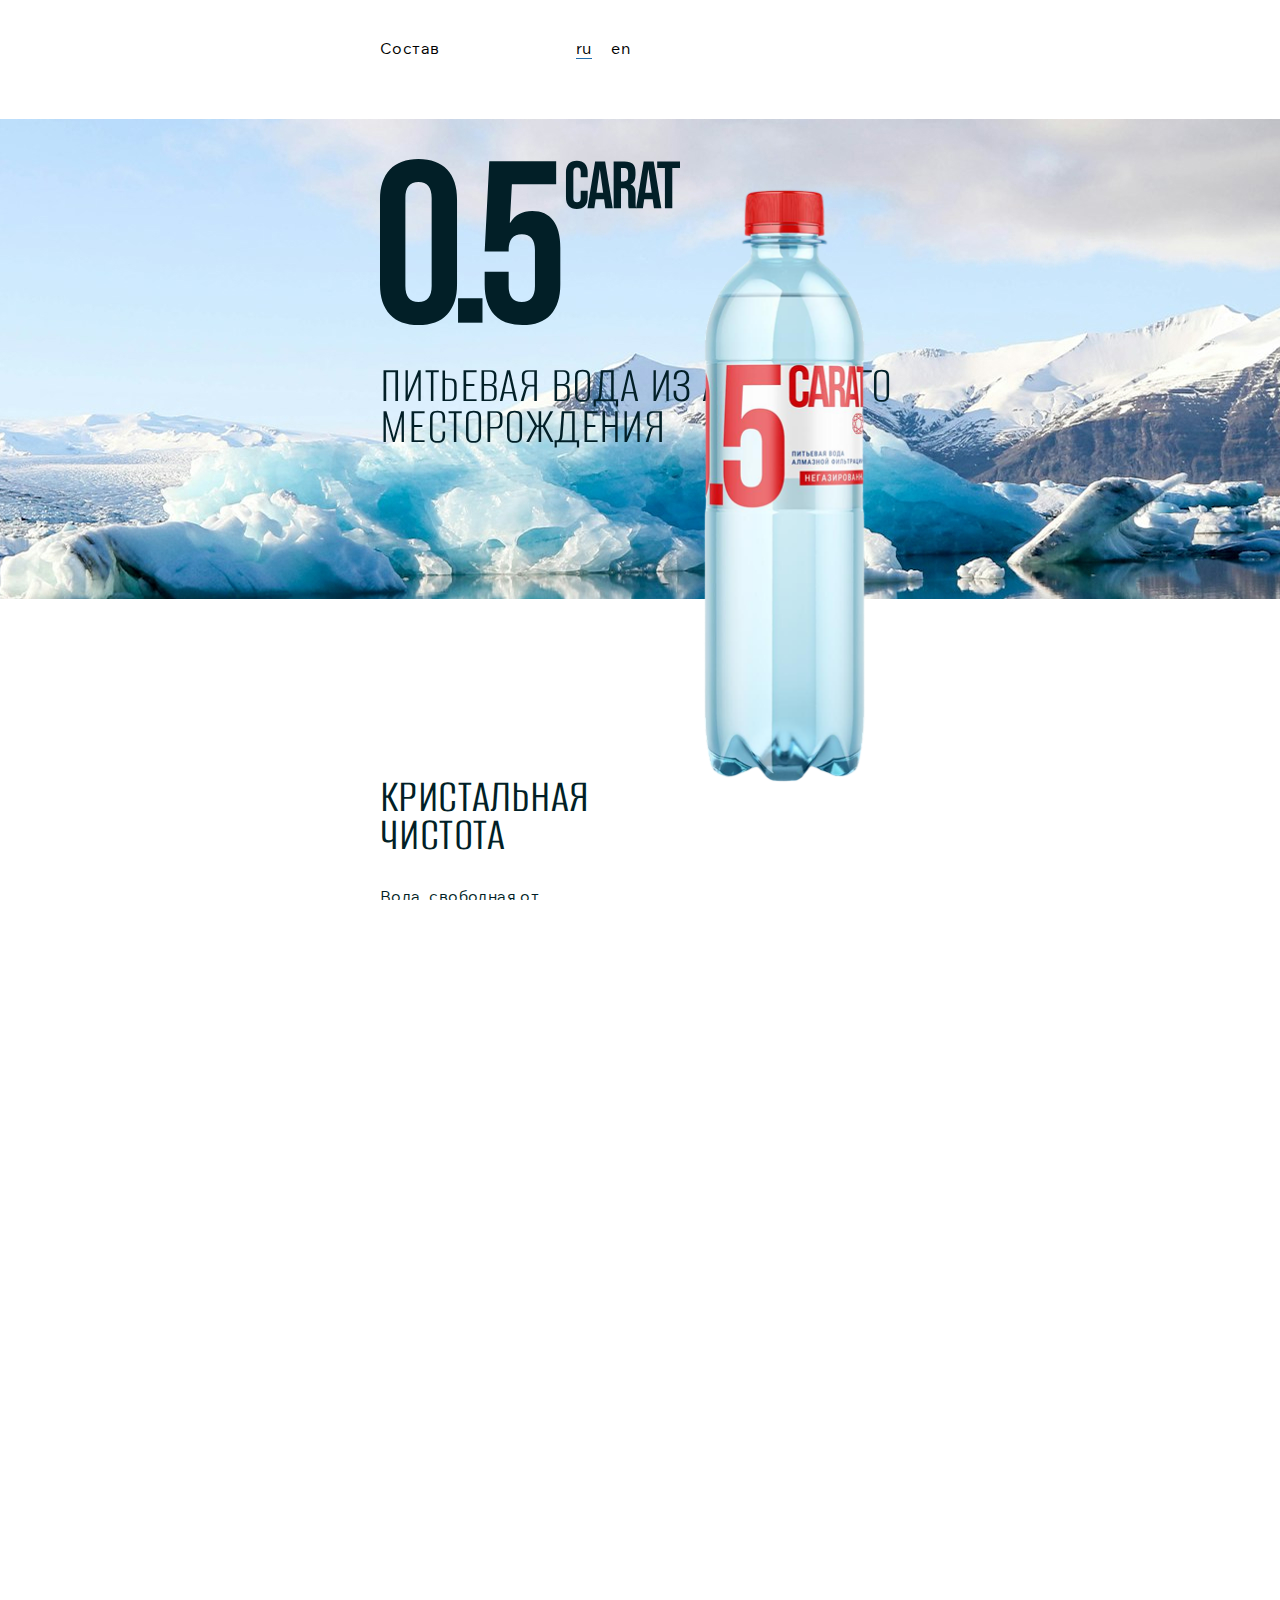
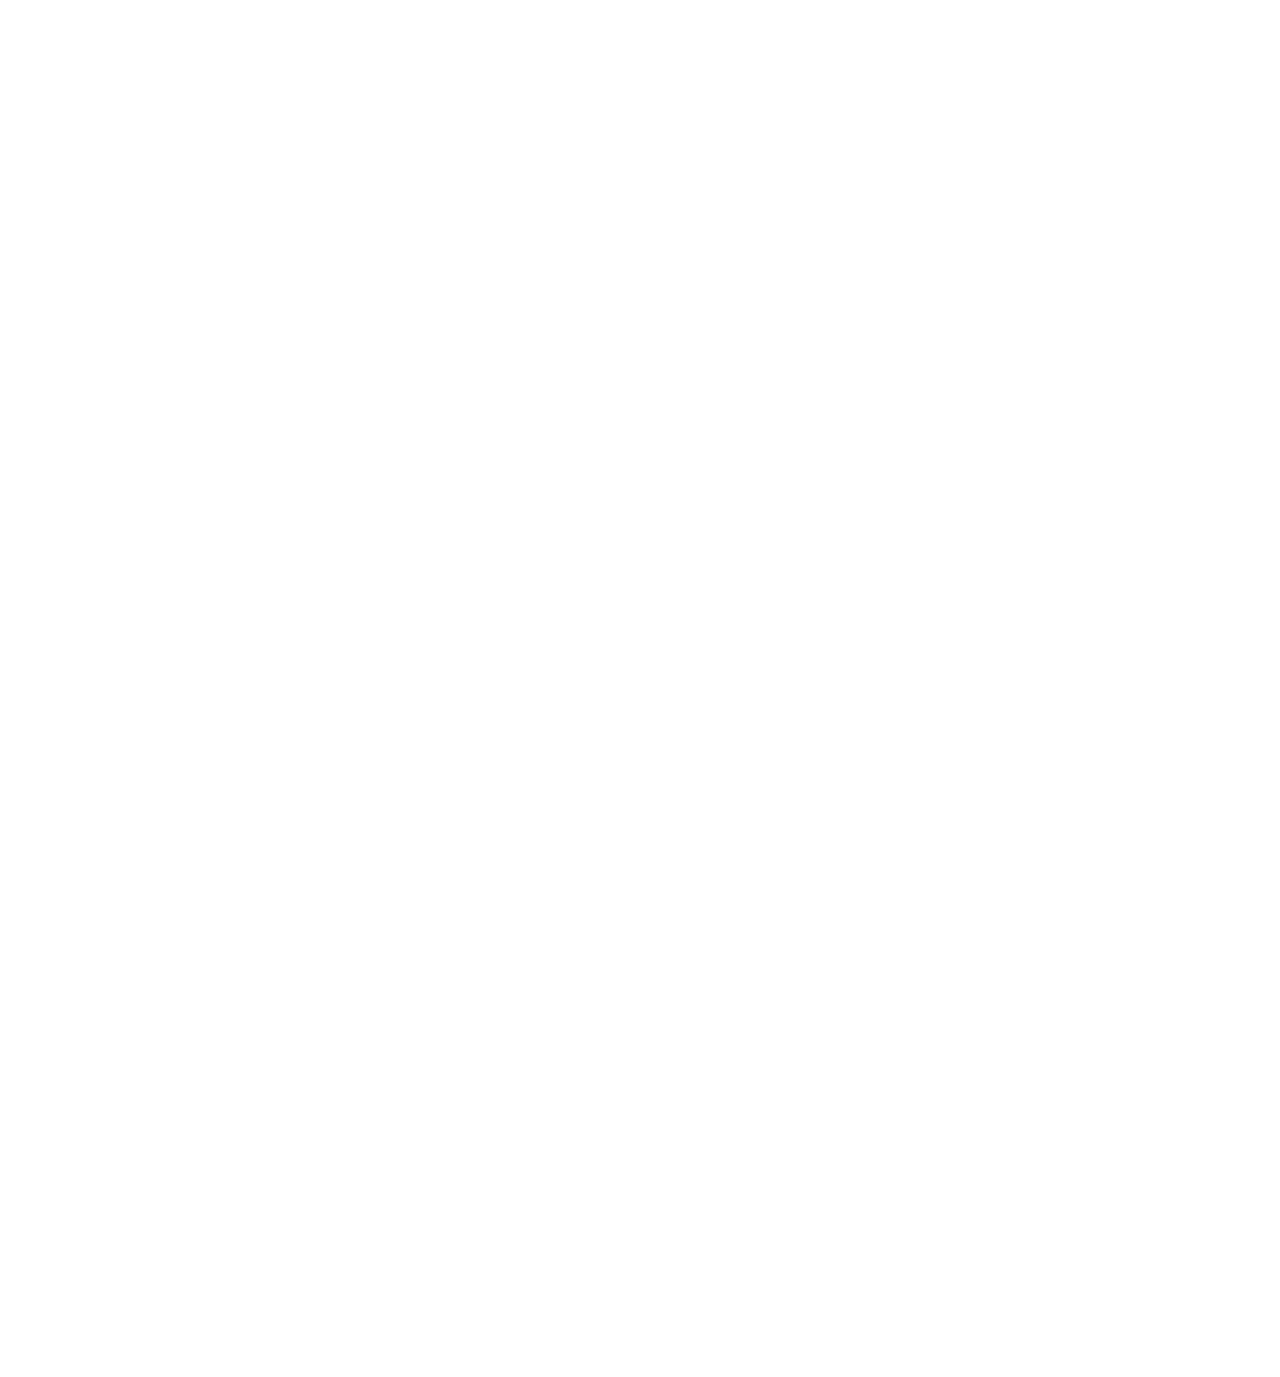
<file: index.html>
<!doctype html>
<html lang="ru">
  <head>
    <meta charset="UTF-8" />
    <meta name="viewport" content="width=device-width, initial-scale=1.0">
    <link rel="stylesheet" href="style.css">
    <title>0.5 CARAT</title>
  </head>
  <body>
    <div class="wrapper">

			<header class="header">
				<nav class="nav">
					<a href="#" class="nav__link">Состав</a>
					<div class="language-selector">
						<a href="#1" class="language-selector__language current">ru</a>
						<a href="./index-en.html" class="language-selector__language">en</a>
					</div>
				</nav>
			</header>

			<main class="main">

				<div class="intro">
					<img src="pictures/Vector.svg" alt="0.5 CARAT" class="intro__logo">
					<h2 class="intro__text">Питьевая вода из алмазного месторождения</h2>
					<img src="pictures/photo_2025-04-10_08-40-46 3.png" alt="Bottle of water" class="intro__img">
				</div>

				<div class="about">
					<div class="about__wrapper">
						<h3 class="about__heading">Кристальная чистота</h3>
						<p class="about__text">Вода, свободная от промышленных примесей, городских загрязнений и вредных химических добавок</p>
						<h3 class="about__heading">Природное совершенство</h3>
						<p class="about__text">Эксклюзивный источник артезианской воды, рожденный в уникальном геологическом районе рядом с алмазными кимберлитовыми трубками</p>
						<h3 class="about__heading">Безупречная технология очистки</h3>
						<p class="about__text">Многоступенчатая система фильтрации доводит состав воды до идеального баланса, обеспечивая безопасность, пользу и соответствие самым строгим стандартам качества</p>
					</div>
					<img src="pictures/Group 1.png" alt="pictures" class="about__image">
				</div>

				<div class="composition">
					<div class="composition__wrapper">
						<div class="composition__block">
							<h2 class="composition__heading" id = "1">Химический<br>состав</h2>
							<h3 class="composition__subheading">Минеральный баланс — <span>Ваш секрет</span> идеального дня</h3>
						</div>
						<div class="composition__block">
							<div class="composition__item">
								<p class="composition__item__name">Кальций</p>
								<p class="composition__item__data">58 мг/л</p>
							</div>
							<div class="composition__item">
								<p class="composition__item__name">Магний</p>
								<p class="composition__item__data">17 мг/л</p>
							</div>
							<div class="composition__item">
								<p class="composition__item__name">Натрий</p>
								<p class="composition__item__data">7 мг/л</p>
							</div>
							<div class="composition__item">
								<p class="composition__item__name">Сульфаты</p>
								<p class="composition__item__data">12 мг/л</p>
							</div>
							<p class="composition__subtext">Общая минерализация — 285мг/л</p>
						</div>
					</div>
					<p class="composition__text">Рожденная в огне, очищена алмазами</p>
				</div>

			</main>

			<footer class="footer">
				<nav class="nav">
					<a href="#1" class="nav__link">Состав</a>
					<div class="language-selector">
						<a href="#" class="language-selector__language current">ru</a>
						<a href="./index-en.html" class="language-selector__language">en</a>
					</div>
				</nav>
				<img src="pictures/Vector.svg" alt="0.5 CARAT" class="footer__logo">
			</footer>

		</div>
  </body>
</html>
</file>
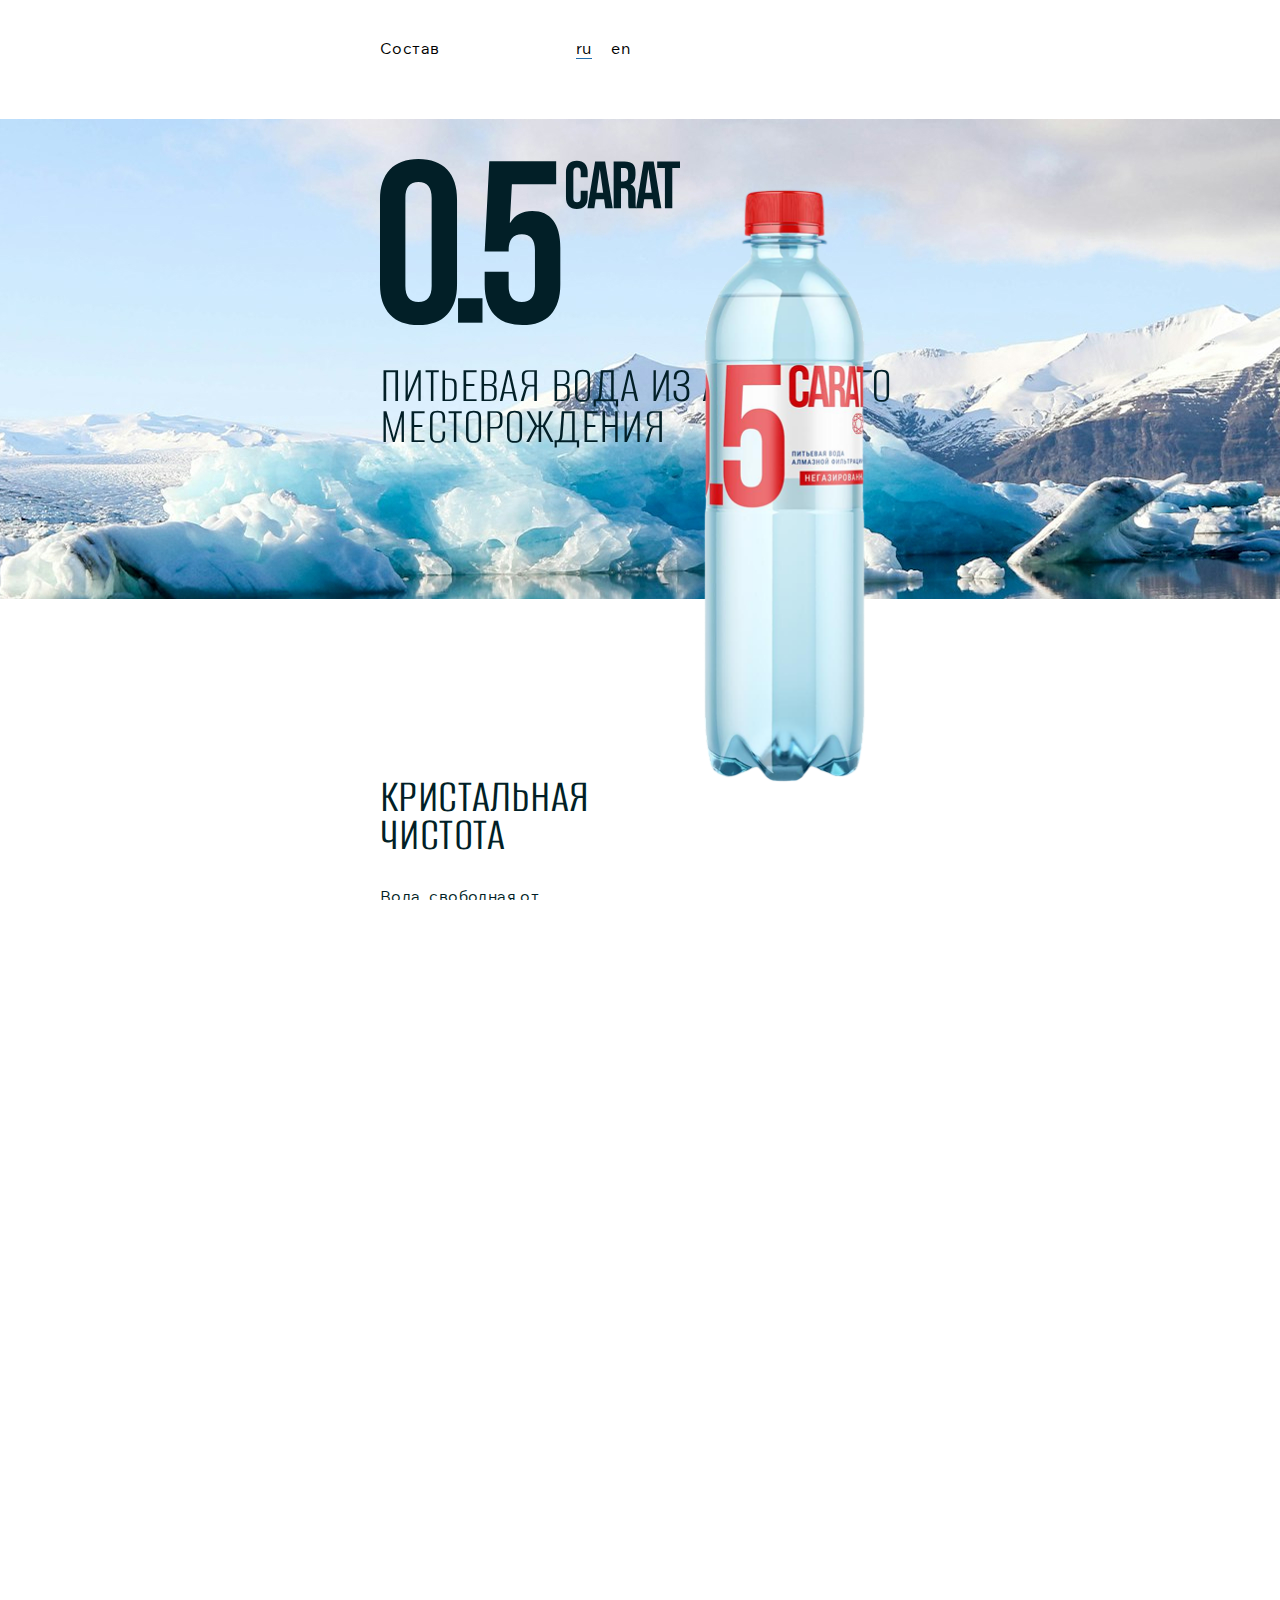
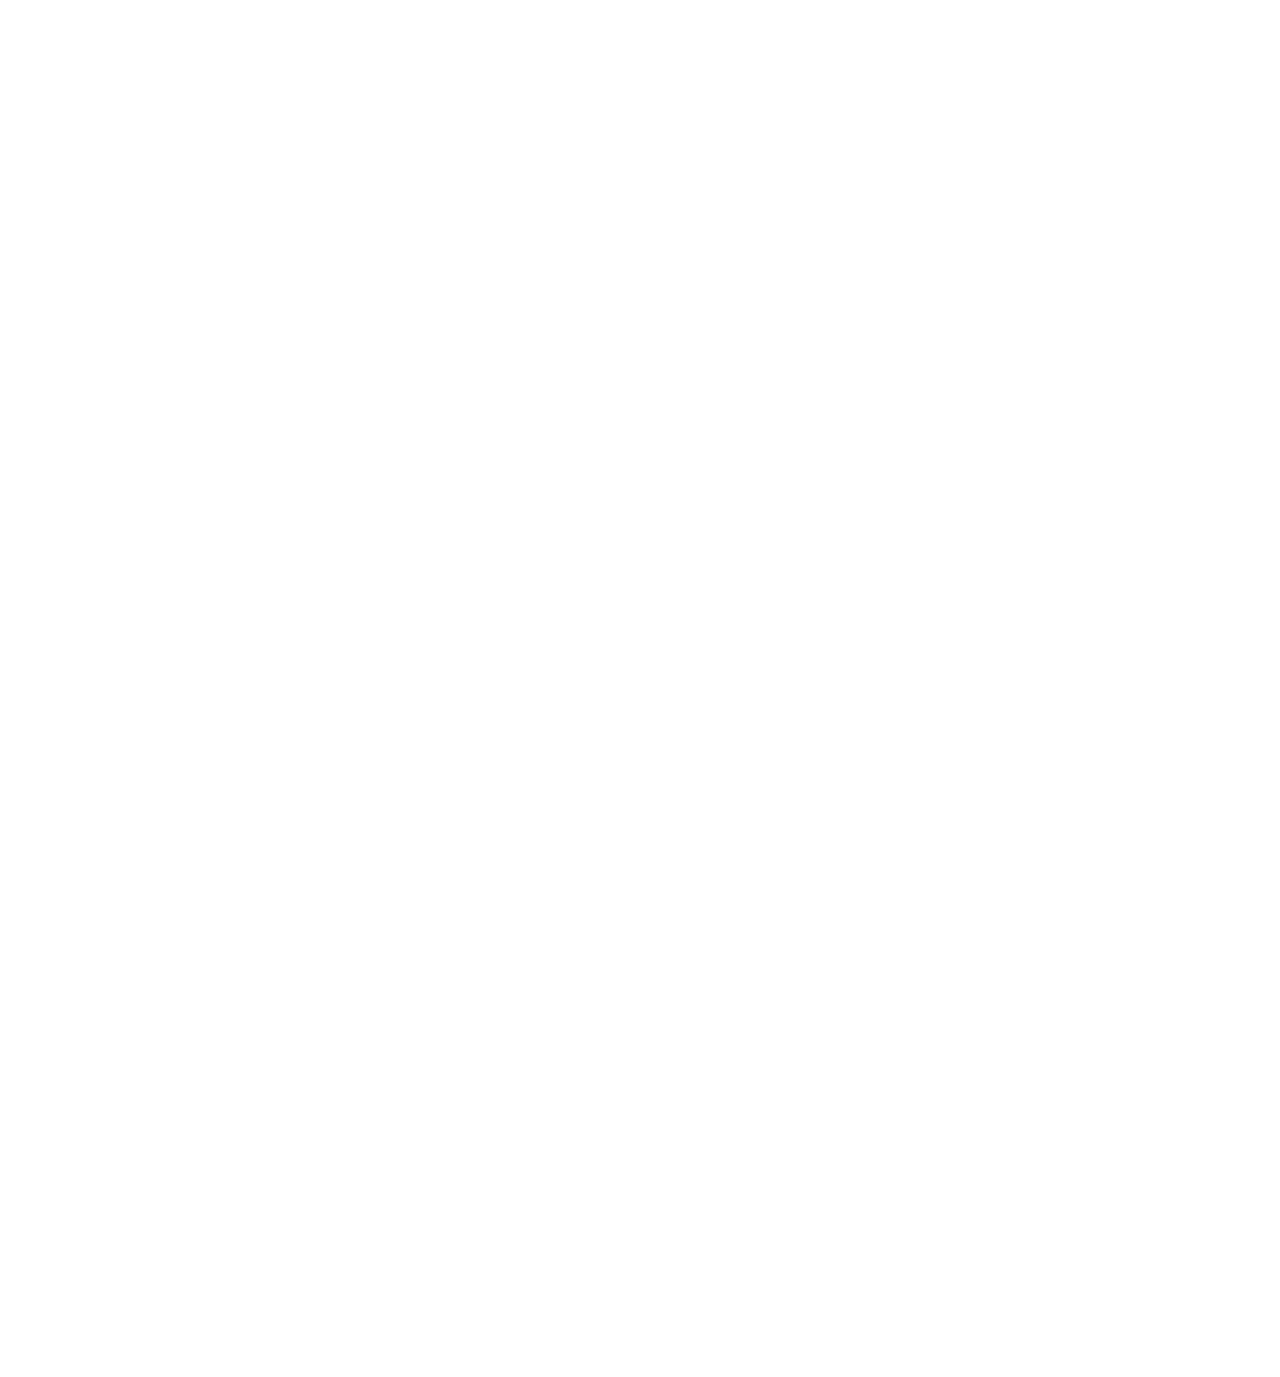
<file: 0.5carat/index.html>
<!doctype html>
<html lang="ru">
  <head>
    <meta charset="UTF-8" />
    <meta name="viewport" content="width=device-width, initial-scale=1.0">
    <link rel="stylesheet" href="style.css">
    <title>0.5 CARAT</title>
  </head>
  <body>
    <div class="wrapper">

			<header class="header">
				<nav class="nav">
					<a href="#" class="nav__link">Состав</a>
					<div class="language-selector">
						<a href="#" class="language-selector__language current">ru</a>
						<a href="./index-en.html" class="language-selector__language">en</a>
					</div>
				</nav>
			</header>

			<main class="main">

				<div class="intro">
					<img src="pictures/Vector.svg" alt="0.5 CARAT" class="intro__logo">
					<h2 class="intro__text">Питьевая вода из алмазного месторождения</h2>
					<img src="pictures/photo_2025-04-10_08-40-46 3.png" alt="Bottle of water" class="intro__img">
				</div>

				<div class="about">
					<div class="about__wrapper">
						<h3 class="about__heading">Кристальная чистота</h3>
						<p class="about__text">Вода, свободная от промышленных примесей, городских загрязнений и вредных химических добавок</p>
						<h3 class="about__heading">Природное совершенство</h3>
						<p class="about__text">Эксклюзивный источник артезианской воды, рожденный в уникальном геологическом районе рядом с алмазными кимберлитовыми трубками</p>
						<h3 class="about__heading">Безупречная технология очистки</h3>
						<p class="about__text">Многоступенчатая система фильтрации доводит состав воды до идеального баланса, обеспечивая безопасность, пользу и соответствие самым строгим стандартам качества</p>
					</div>
					<img src="pictures/Group 1.png" alt="pictures" class="about__image">
				</div>

				<div class="composition">
					<div class="composition__wrapper">
						<div class="composition__block">
							<h2 class="composition__heading">Химический<br>состав</h2>
							<h3 class="composition__subheading">Минеральный баланс — <span>Ваш секрет</span> идеального дня</h3>
						</div>
						<div class="composition__block">
							<div class="composition__item">
								<p class="composition__item__name">Кальций</p>
								<p class="composition__item__data">58 мг/л</p>
							</div>
							<div class="composition__item">
								<p class="composition__item__name">Магний</p>
								<p class="composition__item__data">17 мг/л</p>
							</div>
							<div class="composition__item">
								<p class="composition__item__name">Натрий</p>
								<p class="composition__item__data">7 мг/л</p>
							</div>
							<div class="composition__item">
								<p class="composition__item__name">Сульфаты</p>
								<p class="composition__item__data">12 мг/л</p>
							</div>
							<p class="composition__subtext">Общая минерализация — 285мг/л</p>
						</div>
					</div>
					<p class="composition__text">Рожденная в огне, очищена алмазами</p>
				</div>

			</main>

			<footer class="footer">
				<nav class="nav">
					<a href="#" class="nav__link">Состав</a>
					<div class="language-selector">
						<a href="#" class="language-selector__language current">ru</a>
						<a href="./index-en.html" class="language-selector__language">en</a>
					</div>
				</nav>
				<img src="pictures/Vector.svg" alt="0.5 CARAT" class="footer__logo">
			</footer>

		</div>
  </body>
</html>
</file>
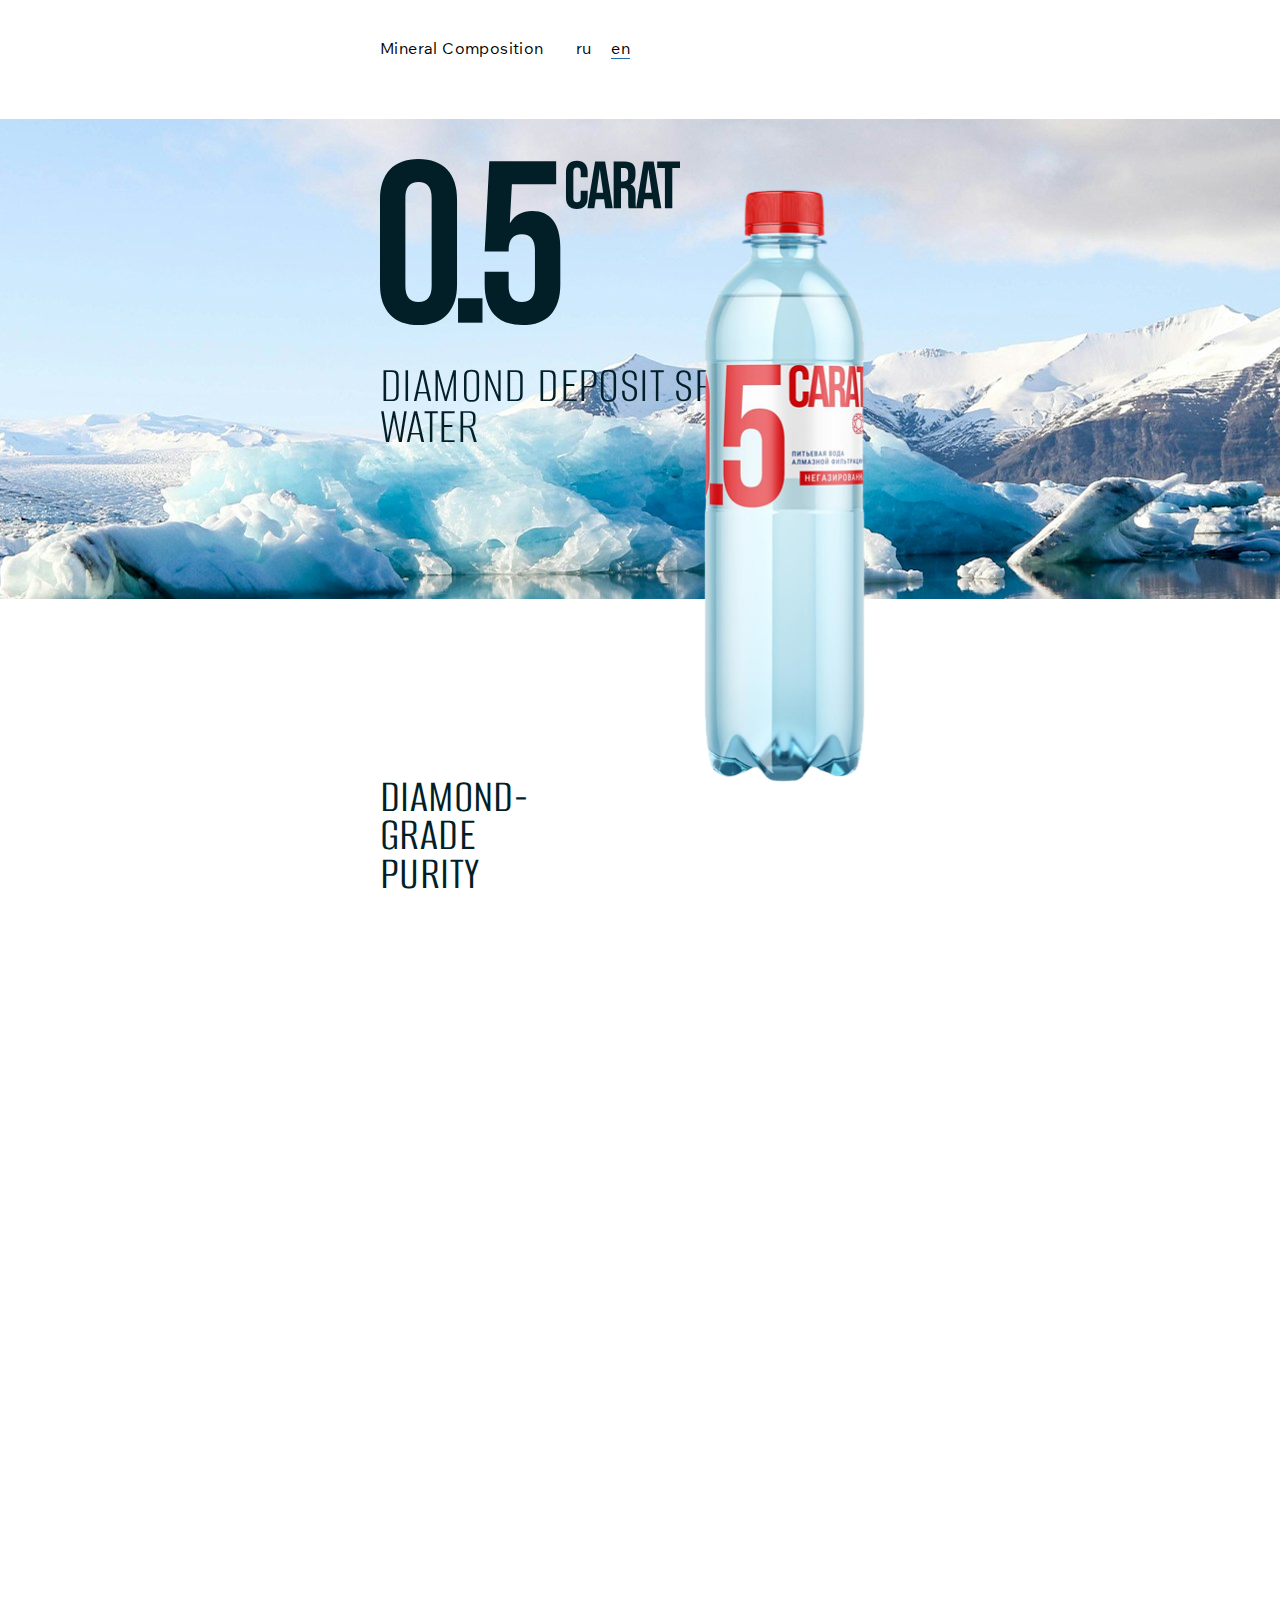
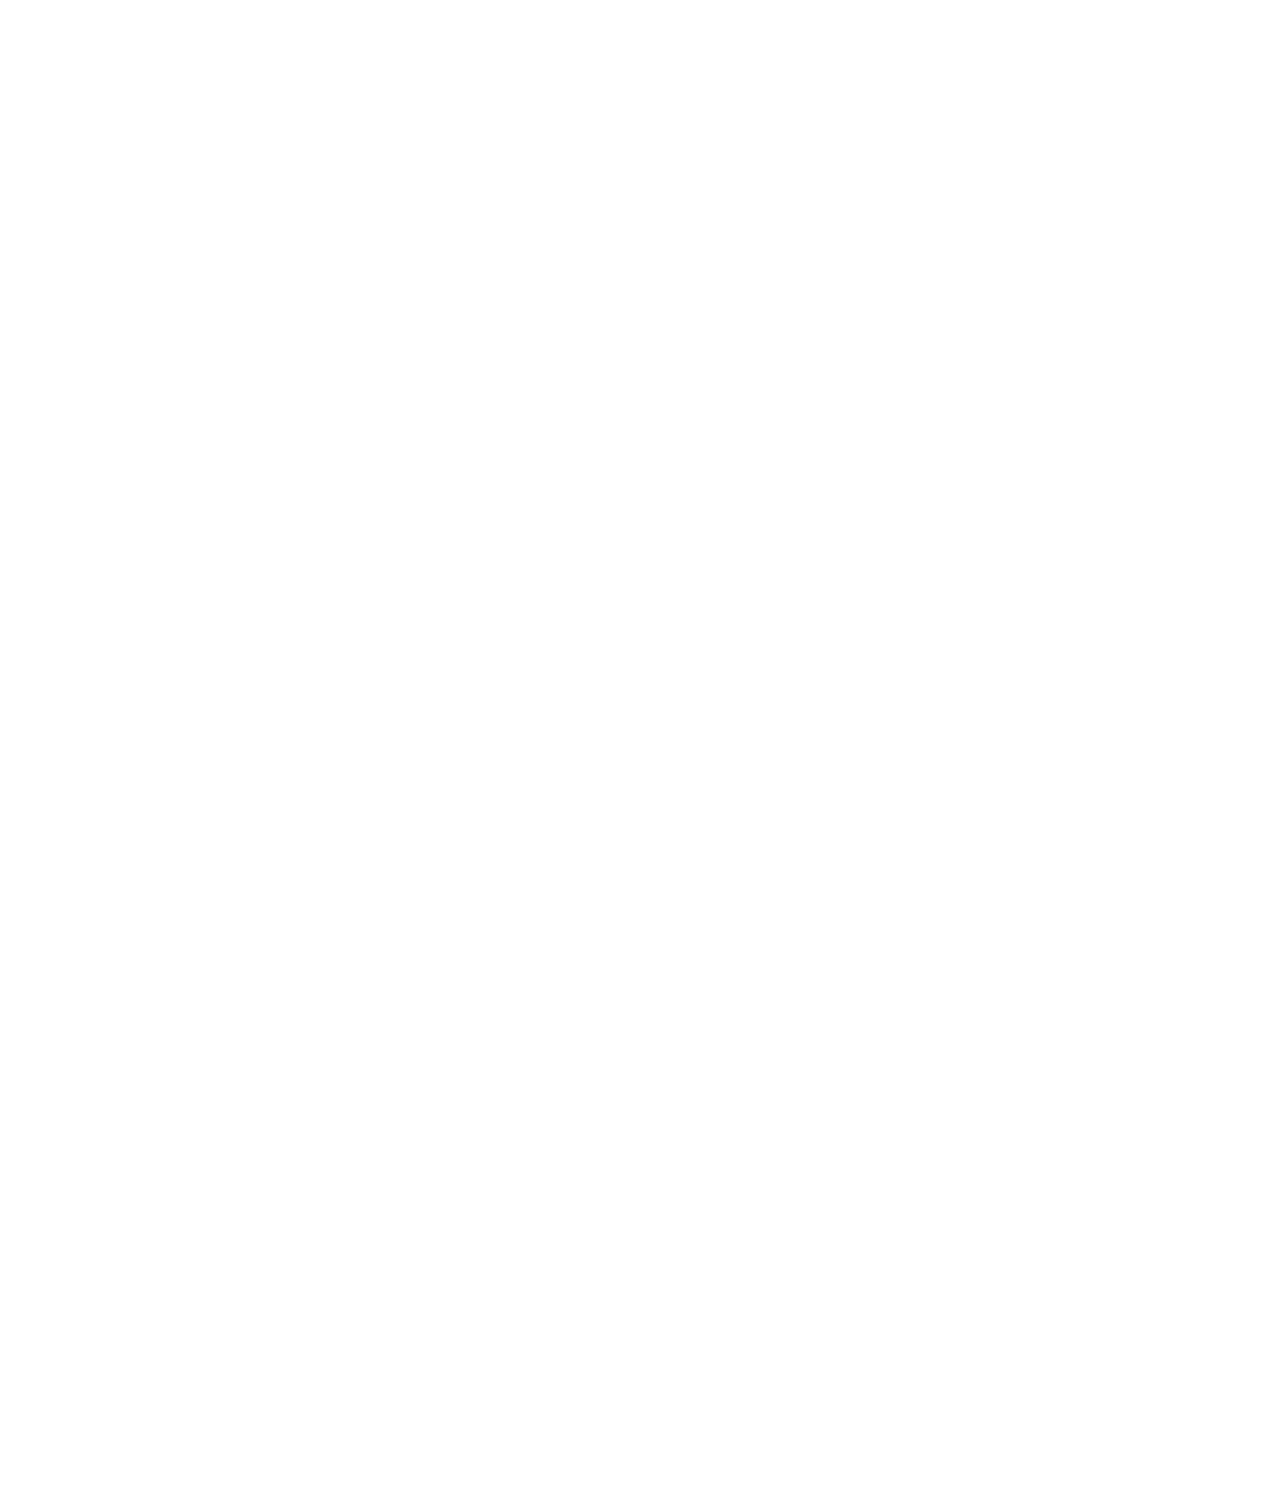
<file: index-en.html>
<!doctype html>
<html lang="en">
  <head>
    <meta charset="UTF-8" />
    <meta name="viewport" content="width=device-width, initial-scale=1.0">
    <link rel="stylesheet" href="style.css">
    <title>0.5 CARAT</title>
  </head>
  <body>
    <div class="wrapper">

			<header class="header">
				<nav class="nav">
					<a href="#1" class="nav__link">Mineral Composition</a>
					<div class="language-selector">
						<a href="./index.html" class="language-selector__language">ru</a>
						<a href="#" class="language-selector__language current ">en</a>
					</div>
				</nav>
			</header>

			<main class="main">

				<div class="intro">
					<img src="pictures/Vector.svg" alt="0.5 CARAT" class="intro__logo">
					<h2 class="intro__text">Diamond Deposit Spring Water</h2>
					<img src="pictures/photo_2025-04-10_08-40-46 3.png" alt="Bottle of water" class="intro__img">
				</div>

				<div class="about">
					<div class="about__wrapper">
						<h3 class="about__heading">Diamond-Grade Purity</h3>
						<p class="about__text">Free from industrial pollutants, urban contaminants, and synthetic additives</p>
                        <h3 class="about__heading">Nature’s Perfect Equilibrium</h3>
						<p class="about__text">An exclusive artesian source, naturally filtered through diamond-bearing kimberlite formations</p>
						<h3 class="about__heading">Flawless Purification Technology</h3>
						<p class="about__text">Our multi-stage filtration system achieves perfect hydrobalance - meeting the world’s strictest safety standards while preserving essential minerals</p>
					</div>
					<img src="pictures/Group 1.png" alt="pictures" class="about__image">
				</div>

				<div class="composition">
					<div class="composition__wrapper">
						<div class="composition__block">
							<h2 class="composition__heading" id = "1">Mineral<br>Composition</h2>
							<h3 class="composition__subheading">Mineral Balance — <br>Your Secret<br>to a Perfect Day </h3>
						</div>
						<div class="composition__block">
							<div class="composition__item">
								<p class="composition__item__name">Calcium</p>
								<p class="composition__item__data">58 mg/L</p>
							</div>
							<div class="composition__item">
								<p class="composition__item__name">Magnesium</p>
								<p class="composition__item__data">17 mg/L</p>
							</div>
							<div class="composition__item">
								<p class="composition__item__name">Sodium</p>
								<p class="composition__item__data">7 mg/L</p>
							</div>
							<div class="composition__item">
								<p class="composition__item__name">Sulfates</p>
								<p class="composition__item__data">12 mg/L</p>
							</div>
							<p class="composition__subtext">Total Dissolved Solids (TDS) — 285 mg/L</p>
						</div>
					</div>
					<p class="composition__text">Forged in Earth’s Fire, Perfected by Diamonds</p>
				</div>

			</main>

			<footer class="footer">
				<nav class="nav">
					<a href="#1" class="nav__link">Mineral Composition</a>
					<div class="language-selector">
						<a href="./index.html" class="language-selector__language">ru</a>
						<a href="#" class="language-selector__language current ">en</a>
					</div>
				</nav>
				<img src="pictures/Vector.svg" alt="0.5 CARAT" class="footer__logo">
			</footer>

		</div>
  </body>
</html>
</file>
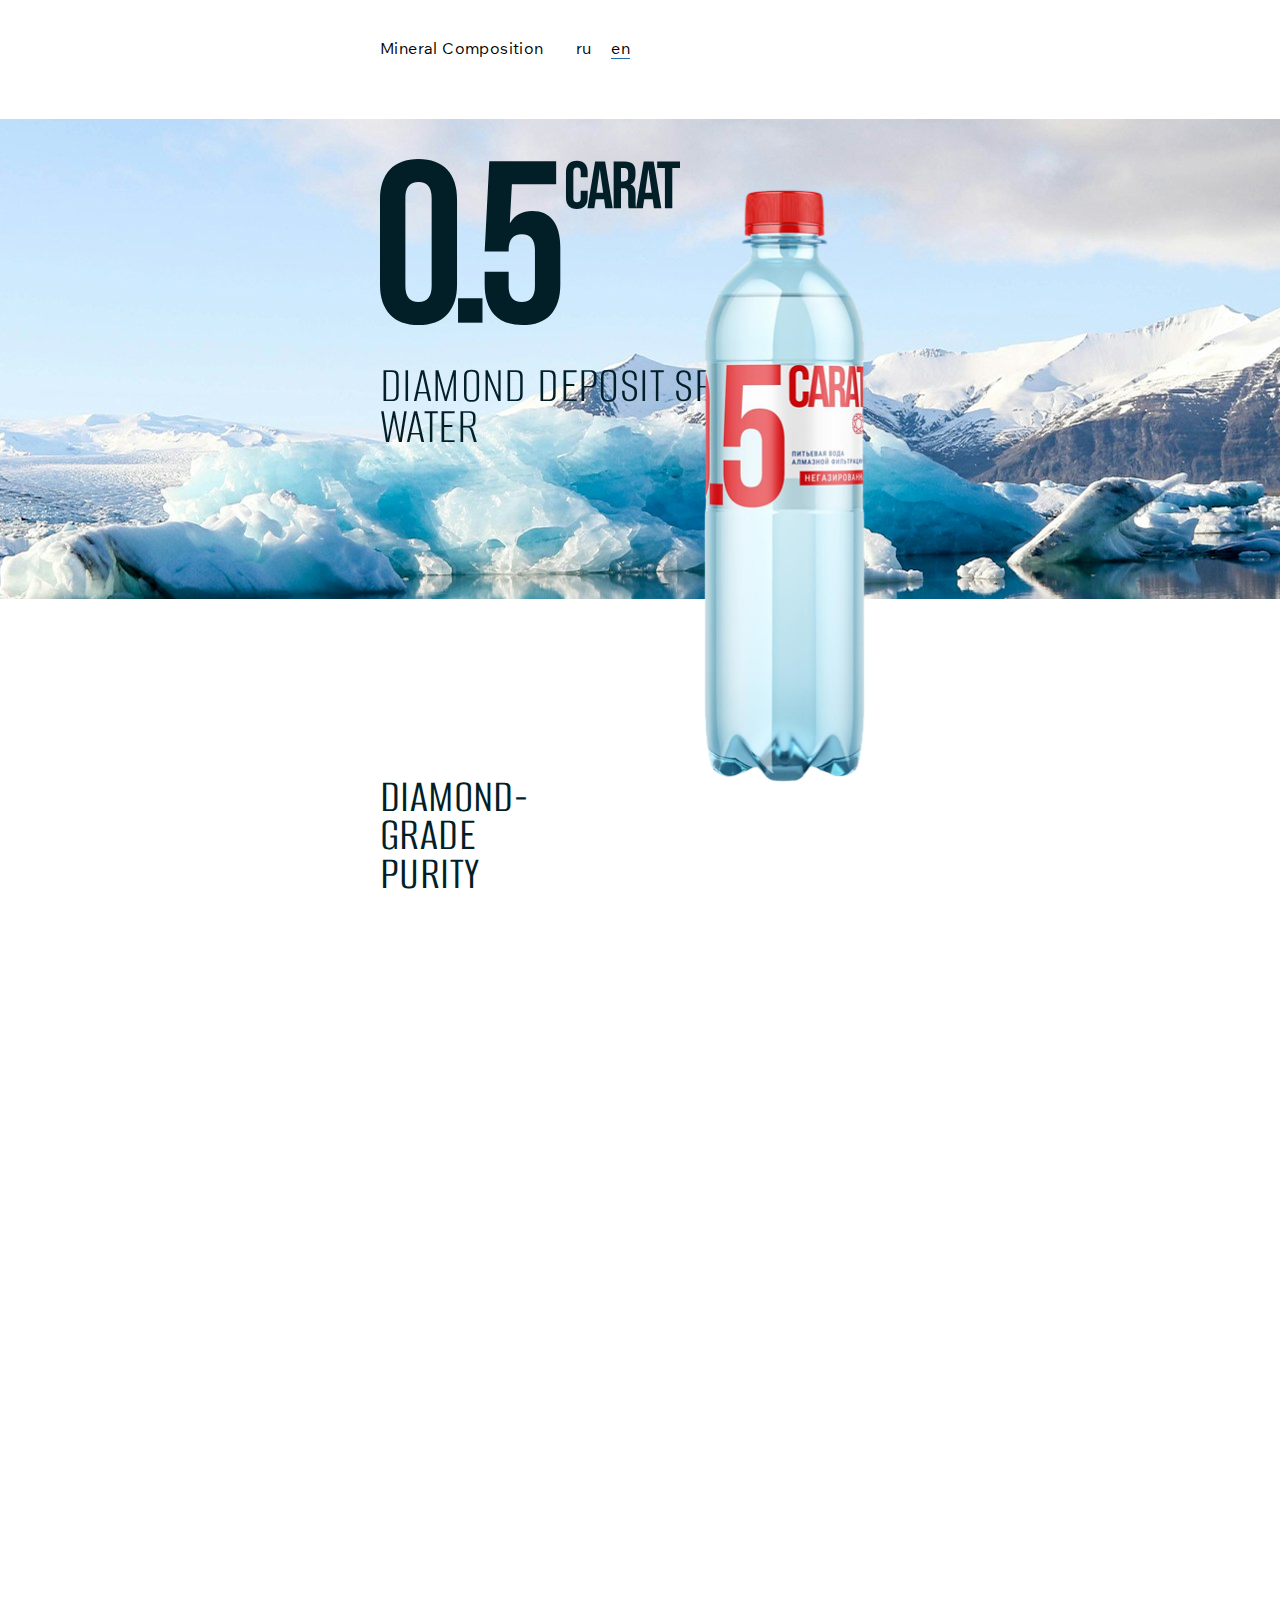
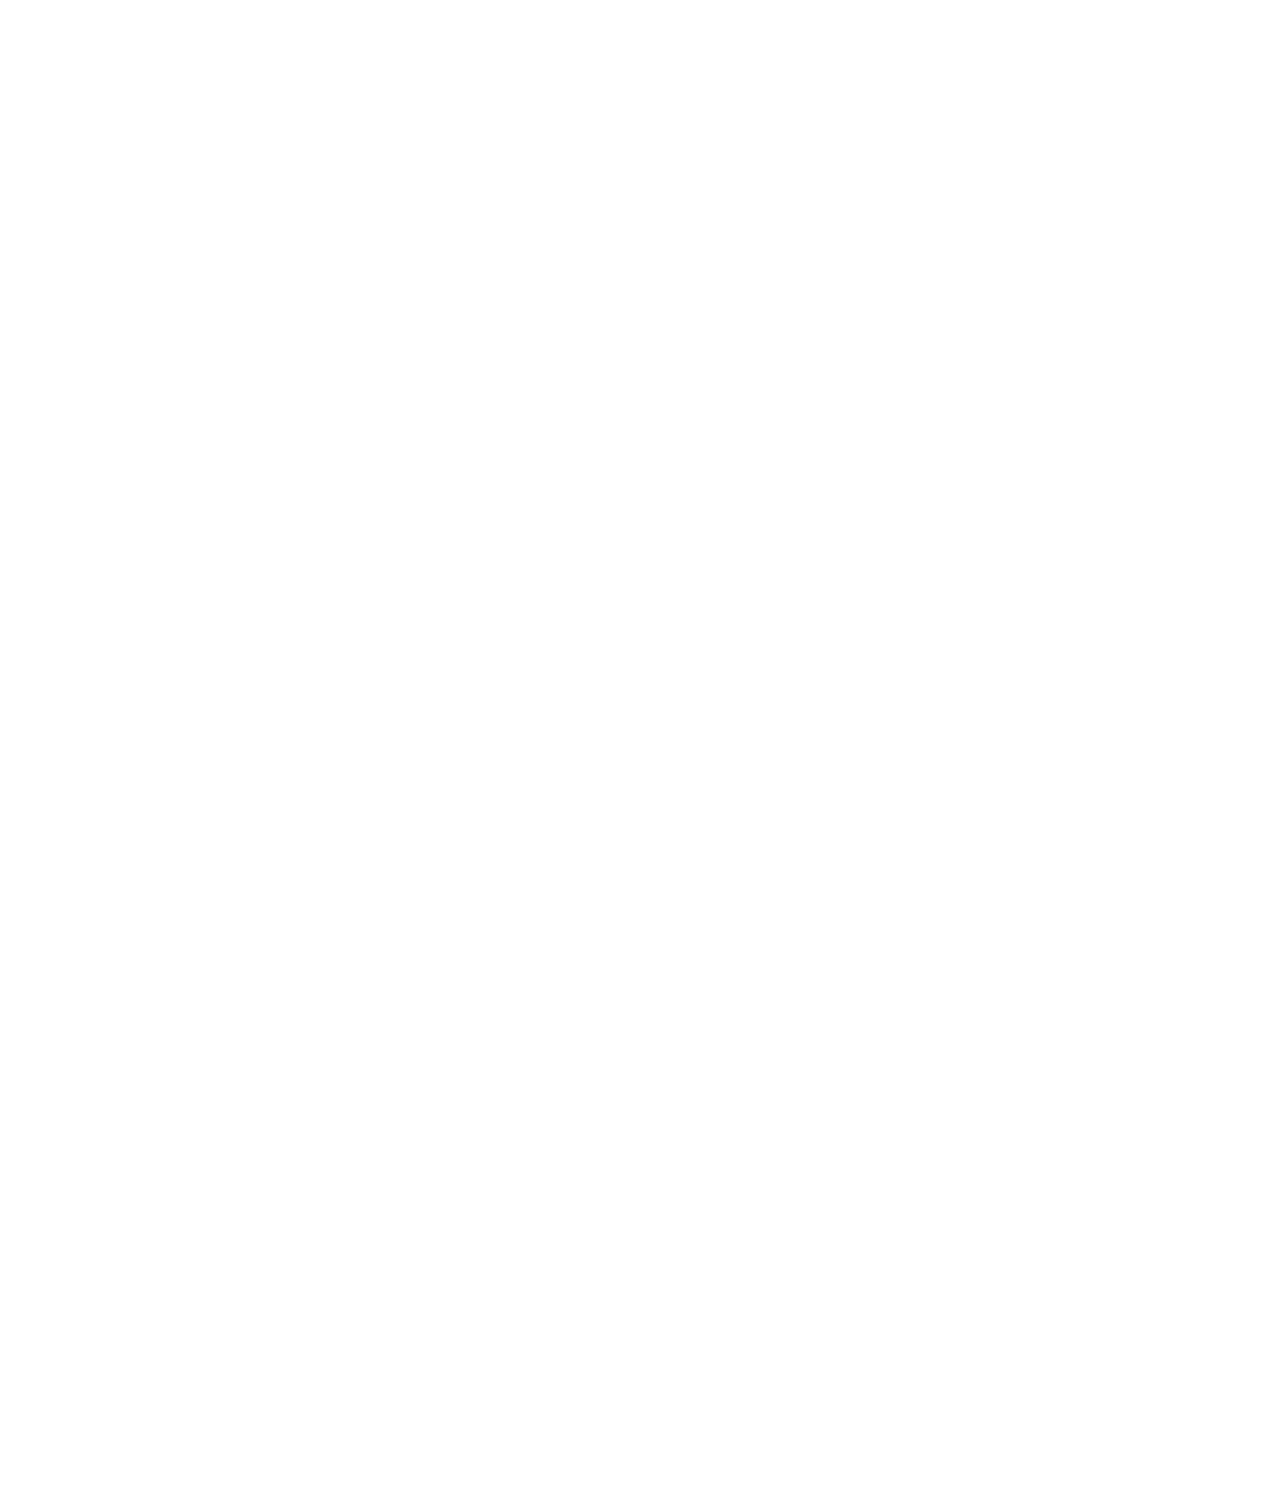
<file: 0.5carat/index-en.html>
<!doctype html>
<html lang="en">
  <head>
    <meta charset="UTF-8" />
    <meta name="viewport" content="width=device-width, initial-scale=1.0">
    <link rel="stylesheet" href="style.css">
    <title>0.5 CARAT</title>
  </head>
  <body>
    <div class="wrapper">

			<header class="header">
				<nav class="nav">
					<a href="#" class="nav__link">Mineral Composition</a>
					<div class="language-selector">
						<a href="./index.html" class="language-selector__language">ru</a>
						<a href="#" class="language-selector__language current ">en</a>
					</div>
				</nav>
			</header>

			<main class="main">

				<div class="intro">
					<img src="pictures/Vector.svg" alt="0.5 CARAT" class="intro__logo">
					<h2 class="intro__text">Diamond Deposit Spring Water</h2>
					<img src="pictures/photo_2025-04-10_08-40-46 3.png" alt="Bottle of water" class="intro__img">
				</div>

				<div class="about">
					<div class="about__wrapper">
						<h3 class="about__heading">Diamond-Grade Purity</h3>
						<p class="about__text">Free from industrial pollutants, urban contaminants, and synthetic additives</p>
                        <h3 class="about__heading">Nature’s Perfect Equilibrium</h3>
						<p class="about__text">An exclusive artesian source, naturally filtered through diamond-bearing kimberlite formations</p>
						<h3 class="about__heading">Flawless Purification Technology</h3>
						<p class="about__text">Our multi-stage filtration system achieves perfect hydrobalance - meeting the world’s strictest safety standards while preserving essential minerals</p>
					</div>
					<img src="pictures/Group 1.png" alt="pictures" class="about__image">
				</div>

				<div class="composition">
					<div class="composition__wrapper">
						<div class="composition__block">
							<h2 class="composition__heading">Mineral<br>Composition</h2>
							<h3 class="composition__subheading">Mineral Balance — <br>Your Secret<br>to a Perfect Day </h3>
						</div>
						<div class="composition__block">
							<div class="composition__item">
								<p class="composition__item__name">Calcium</p>
								<p class="composition__item__data">58 mg/L</p>
							</div>
							<div class="composition__item">
								<p class="composition__item__name">Magnesium</p>
								<p class="composition__item__data">17 mg/L</p>
							</div>
							<div class="composition__item">
								<p class="composition__item__name">Sodium</p>
								<p class="composition__item__data">7 mg/L</p>
							</div>
							<div class="composition__item">
								<p class="composition__item__name">Sulfates</p>
								<p class="composition__item__data">12 mg/L</p>
							</div>
							<p class="composition__subtext">Total Dissolved Solids (TDS) — 285 mg/L</p>
						</div>
					</div>
					<p class="composition__text">Forged in Earth’s Fire, Perfected by Diamonds</p>
				</div>

			</main>

			<footer class="footer">
				<nav class="nav">
					<a href="#" class="nav__link">Mineral Composition</a>
					<div class="language-selector">
						<a href="./index.html" class="language-selector__language">ru</a>
						<a href="#" class="language-selector__language current ">en</a>
					</div>
				</nav>
				<img src="pictures/Vector.svg" alt="0.5 CARAT" class="footer__logo">
			</footer>

		</div>
  </body>
</html>
</file>
<file: style.css>
/* Fonts */
@font-face {
  font-family: 'Wix Madefor Text';
  font-style: normal;
  font-weight: 400;
  src: url("fonts/Wix_Madefor_Text/static/WixMadeforText-Regular.ttf") format('truetype');
}

@font-face {
  font-family: 'Alumni Sans';
  font-style: normal;
  font-weight: 400;
  src: url("fonts/Alumni_Sans/static/AlumniSans-Regular.ttf") format('truetype');
}

@font-face {
  font-family: 'Alumni Sans';
  font-style: normal;
  font-weight: 300;
  src: url("fonts/Alumni_Sans/static/AlumniSans-Light.ttf") format('truetype');
}


/* Сброс изначальных стилей */
* {
	padding: 0;
	margin: 0;
	border: 0;
}

*,
*:before,
*:after {
	box-sizing: border-box;
}

:focus,
:active {
	outline: none;
}

a:focus,
a:active {
	outline: none;
}

a {
	color: black;
	text-decoration: none;
	display: inline-block;
}

nav,
footer,
header,
aside {
	display: block;
}

button {
	cursor: pointer;
}

img {
	display: block;
}

li {
	list-style-type: none;
}

button, input {
	background: initial;
	font-family: 'Montserrat', sans-serif;
	border: 0px;
	font-size: 16px;
}

html,
body {
	letter-spacing: 0.4px;
	font-family: 'Wix Madefor Text', sans-serif;
	height: 100%;
	width: 100%;
	line-height: 1.4;
	font-weight: 400;
	text-size-adjust: 100%;
	font-size: 16px;
	color: #021F27;
	overflow-x: hidden;
}


/* Width 360px */

/* Стили основной обертки сайта */
.wrapper {
	width: 100%;
	max-width: 1920px;
	margin: 0 auto;
}


/* Header */
.header {
	padding: 40px 40px 60px;
}


/* Navigation */
.nav {
	display: flex;
	justify-content: space-between;
	line-height: 1.1;
}

.language-selector__language {
	margin-left: 15px;
}

.language-selector__language.current {
	border-bottom: 1px solid #206CAB;
}


/* Main */
.intro {
	padding: 60px 40px 419px;
	background-image: url("pictures/jeremy-bishop-h7bQ8VEZtws-unsplash360.jpg");
	background-repeat: no-repeat;
	background-size: cover;
	background-position: center;
	position: relative;
	margin-bottom: 119px;
}

.intro__logo {
	width: 250px;
	margin-left: 12px;
	margin-bottom: 50px;
}

.intro__text {
	font-family: 'Alumni Sans', sans-serif;
	font-size: 36px;
	font-weight: 400;
	text-transform: uppercase;
	line-height: 0.9;
	max-width: 217px;
}

.intro__img {
	position: absolute;
	width: 168px;
	bottom: -119px;
	left: 50%;
	transform: translateX(-50%);
}


.about {
	padding: 60px 40px;
}

.about__heading {
	font-family: "Alumni Sans", sans-serif;
	font-weight: 400;
	font-size: 48px;
	line-height: 0.8;
	text-transform: uppercase;
	margin-bottom: 30px;
}

.about__text {
	margin-bottom: 60px;
}

.about__image {
	display: none;
}


.composition {
	padding: 40px 40px 0;
	background-image: url("pictures/cesar-couto-eIDXdlfelVE-unsplash\ 2.png");
	background-repeat: no-repeat;
	background-position: 52% 100%;
	background-size: auto 55%;
}

.composition__heading {
	color: #206CAB;
	font-weight: 300;
	font-size: 16px;
	line-height: 1;
	text-transform: uppercase;
	margin-bottom: 30px;
}

.composition__subheading {
	font-family: "Alumni Sans", sans-serif;
	text-transform: uppercase;
	font-weight: 300;
	font-size: 48px;
	line-height: 1;
	margin-bottom: 30px;
}

.composition__subheading span {
	white-space: nowrap;
}

.composition__item {
	display: flex;
	justify-content: space-between;
	padding-bottom: 15px;
	margin-bottom: 15px;
	border-bottom: 1px solid #206CAB;
}

.composition__item:last-child {
	border-bottom: none;
	margin-bottom: 0;
}

.composition__subtext {
	color: #206CAB;
	font-size: 12px;
}

.composition__text {
	font-family: "Alumni Sans", sans-serif;
	text-transform: uppercase;
	font-size: 36px;
	font-weight: 300;
	line-height: 0.8;
	margin-top: 280px;
	max-width: 300px;
}


/* Footer */
.footer {
	padding: 60px 60px 80px;
	background-color: #D4ECFB;
	display: flex;
	justify-content: space-between;
	align-items: center;
}

.footer .nav {
	max-width: 80px;
	flex-wrap: wrap;
}

.footer .language-selector__language {
	margin-right: 15px;
	margin-left: 0;
}

.footer__logo {
	width: 90px;
}


/* Width >360px */
@media screen and (min-width: 361px) {
	.header {
		padding: 40px 60px 60px;
	}


	.intro {
		padding-left: 60px;
		padding-right: 60px;
		background-image: url("pictures/jeremy-bishop-h7bQ8VEZtws-unsplash480.jpg");
	}

	.intro__logo {
		width: 228px;
		margin-left: 0;
		margin-bottom: 60px;
	}

	.intro__text {
		max-width: 100%;
	}


	.about {
		padding-left: 60px;
		padding-right: 60px;
	}


	.composition {
		padding-left: 60px;
		padding-right: 60px;
	}

	.composition__subheading {
		max-width: 350px;
	}


	.footer {
		padding-left: 60px;
		padding-right: 60px;
	}
}


/* Width >480px */
@media screen and (min-width: 481px) {
	.header {
		padding-left: 100px;
		padding-right: 100px;
	}

	.header .nav {
		max-width: 250px;
	}


	.intro {
		padding: 40px 100px 151px;
		background-image: url("pictures/jeremy-bishop-h7bQ8VEZtws-unsplash960.jpg");
	}

	.intro__logo {
		width: 300px;
		margin-bottom: 40px;
	}

	.intro__text {
		font-size: 52px;
		font-weight: 300;
		line-height: 0.8;
		max-width: 515px;
	}

	.intro__img {
		width: 225px;
		transform: none;
		left: auto;
		bottom: auto;
		right: 60px;
		top: 40px;
	}


	.about {
		padding-left: 100px;
		padding-right: 280px;
	}

	.about__text:nth-child(2) {
		padding-right: 10px;
	}


	.composition {
		padding: 60px 100px 0;

	}

	.composition__wrapper {
		display: flex;
		justify-content: space-between;
		gap: 40px;
	}

	.composition__block {
		width: 100%;
	}

	.composition__text {
		max-width: 100%;
		font-size: 48px;
		margin-top: 434px;
	}


	.footer {
		padding: 94px 100px 80px;
		align-items: baseline;
	}

	.footer .nav {
		max-width: 100%;
		gap: 60px;
	}
}


/* Width >960px */
@media screen and (min-width: 961px) {
	.header {
		padding-left: 380px;
		padding-right: 380px;
	}


	.intro {
		padding-left: 380px;
		padding-right: 380px;
		background-image: url("pictures/jeremy-bishop-h7bQ8VEZtws-unsplash1920.jpg");
	}

	.intro__img {
		right: 380px;
	}


	.about {
		padding-left: 380px;
		padding-right: 380px;
		display: flex;
		gap: 80px;
	}

	.about__image {
		display: block;
		margin-top: 45px;
		object-fit: contain;
	}


	.composition {
		padding-left: 380px;
		padding-right: 380px;
		background-size: cover;
	}

	.composition__wrapper {
		gap: 400px;
	}


	.footer {
		padding-left: 380px;
		padding-right: 380px;
	}
}
</file>
<file: 0.5carat/style.css>
/* Fonts */
@font-face {
  font-family: 'Wix Madefor Text';
  font-style: normal;
  font-weight: 400;
  src: url("fonts/Wix_Madefor_Text/static/WixMadeforText-Regular.ttf") format('truetype');
}

@font-face {
  font-family: 'Alumni Sans';
  font-style: normal;
  font-weight: 400;
  src: url("fonts/Alumni_Sans/static/AlumniSans-Regular.ttf") format('truetype');
}

@font-face {
  font-family: 'Alumni Sans';
  font-style: normal;
  font-weight: 300;
  src: url("fonts/Alumni_Sans/static/AlumniSans-Light.ttf") format('truetype');
}


/* Сброс изначальных стилей */
* {
	padding: 0;
	margin: 0;
	border: 0;
}

*,
*:before,
*:after {
	box-sizing: border-box;
}

:focus,
:active {
	outline: none;
}

a:focus,
a:active {
	outline: none;
}

a {
	color: black;
	text-decoration: none;
	display: inline-block;
}

nav,
footer,
header,
aside {
	display: block;
}

button {
	cursor: pointer;
}

img {
	display: block;
}

li {
	list-style-type: none;
}

button, input {
	background: initial;
	font-family: 'Montserrat', sans-serif;
	border: 0px;
	font-size: 16px;
}

html,
body {
	letter-spacing: 0.4px;
	font-family: 'Wix Madefor Text', sans-serif;
	height: 100%;
	width: 100%;
	line-height: 1.4;
	font-weight: 400;
	text-size-adjust: 100%;
	font-size: 16px;
	color: #021F27;
	overflow-x: hidden;
}


/* Width 360px */

/* Стили основной обертки сайта */
.wrapper {
	width: 100%;
	max-width: 1920px;
	margin: 0 auto;
}


/* Header */
.header {
	padding: 40px 40px 60px;
}


/* Navigation */
.nav {
	display: flex;
	justify-content: space-between;
	line-height: 1.1;
}

.language-selector__language {
	margin-left: 15px;
}

.language-selector__language.current {
	border-bottom: 1px solid #206CAB;
}


/* Main */
.intro {
	padding: 60px 40px 419px;
	background-image: url("pictures/jeremy-bishop-h7bQ8VEZtws-unsplash360.jpg");
	background-repeat: no-repeat;
	background-size: cover;
	background-position: center;
	position: relative;
	margin-bottom: 119px;
}

.intro__logo {
	width: 250px;
	margin-left: 12px;
	margin-bottom: 50px;
}

.intro__text {
	font-family: 'Alumni Sans', sans-serif;
	font-size: 36px;
	font-weight: 400;
	text-transform: uppercase;
	line-height: 0.9;
	max-width: 217px;
}

.intro__img {
	position: absolute;
	width: 168px;
	bottom: -119px;
	left: 50%;
	transform: translateX(-50%);
}


.about {
	padding: 60px 40px;
}

.about__heading {
	font-family: "Alumni Sans", sans-serif;
	font-weight: 400;
	font-size: 48px;
	line-height: 0.8;
	text-transform: uppercase;
	margin-bottom: 30px;
}

.about__text {
	margin-bottom: 60px;
}

.about__image {
	display: none;
}


.composition {
	padding: 40px 40px 0;
	background-image: url("pictures/cesar-couto-eIDXdlfelVE-unsplash\ 2.png");
	background-repeat: no-repeat;
	background-position: 52% 100%;
	background-size: auto 55%;
}

.composition__heading {
	color: #206CAB;
	font-weight: 300;
	font-size: 16px;
	line-height: 1;
	text-transform: uppercase;
	margin-bottom: 30px;
}

.composition__subheading {
	font-family: "Alumni Sans", sans-serif;
	text-transform: uppercase;
	font-weight: 300;
	font-size: 48px;
	line-height: 1;
	margin-bottom: 30px;
}

.composition__subheading span {
	white-space: nowrap;
}

.composition__item {
	display: flex;
	justify-content: space-between;
	padding-bottom: 15px;
	margin-bottom: 15px;
	border-bottom: 1px solid #206CAB;
}

.composition__item:last-child {
	border-bottom: none;
	margin-bottom: 0;
}

.composition__subtext {
	color: #206CAB;
	font-size: 12px;
}

.composition__text {
	font-family: "Alumni Sans", sans-serif;
	text-transform: uppercase;
	font-size: 36px;
	font-weight: 300;
	line-height: 0.8;
	margin-top: 280px;
	max-width: 300px;
}


/* Footer */
.footer {
	padding: 60px 60px 80px;
	background-color: #D4ECFB;
	display: flex;
	justify-content: space-between;
	align-items: center;
}

.footer .nav {
	max-width: 80px;
	flex-wrap: wrap;
}

.footer .language-selector__language {
	margin-right: 15px;
	margin-left: 0;
}

.footer__logo {
	width: 90px;
}


/* Width >360px */
@media screen and (min-width: 361px) {
	.header {
		padding: 40px 60px 60px;
	}


	.intro {
		padding-left: 60px;
		padding-right: 60px;
		background-image: url("pictures/jeremy-bishop-h7bQ8VEZtws-unsplash480.jpg");
	}

	.intro__logo {
		width: 228px;
		margin-left: 0;
		margin-bottom: 60px;
	}

	.intro__text {
		max-width: 100%;
	}


	.about {
		padding-left: 60px;
		padding-right: 60px;
	}


	.composition {
		padding-left: 60px;
		padding-right: 60px;
	}

	.composition__subheading {
		max-width: 350px;
	}


	.footer {
		padding-left: 60px;
		padding-right: 60px;
	}
}


/* Width >480px */
@media screen and (min-width: 481px) {
	.header {
		padding-left: 100px;
		padding-right: 100px;
	}

	.header .nav {
		max-width: 250px;
	}


	.intro {
		padding: 40px 100px 151px;
		background-image: url("pictures/jeremy-bishop-h7bQ8VEZtws-unsplash960.jpg");
	}

	.intro__logo {
		width: 300px;
		margin-bottom: 40px;
	}

	.intro__text {
		font-size: 52px;
		font-weight: 300;
		line-height: 0.8;
		max-width: 515px;
	}

	.intro__img {
		width: 225px;
		transform: none;
		left: auto;
		bottom: auto;
		right: 60px;
		top: 40px;
	}


	.about {
		padding-left: 100px;
		padding-right: 280px;
	}

	.about__text:nth-child(2) {
		padding-right: 10px;
	}


	.composition {
		padding: 60px 100px 0;

	}

	.composition__wrapper {
		display: flex;
		justify-content: space-between;
		gap: 40px;
	}

	.composition__block {
		width: 100%;
	}

	.composition__text {
		max-width: 100%;
		font-size: 48px;
		margin-top: 434px;
	}


	.footer {
		padding: 94px 100px 80px;
		align-items: baseline;
	}

	.footer .nav {
		max-width: 100%;
		gap: 60px;
	}
}


/* Width >960px */
@media screen and (min-width: 961px) {
	.header {
		padding-left: 380px;
		padding-right: 380px;
	}


	.intro {
		padding-left: 380px;
		padding-right: 380px;
		background-image: url("pictures/jeremy-bishop-h7bQ8VEZtws-unsplash1920.jpg");
	}

	.intro__img {
		right: 380px;
	}


	.about {
		padding-left: 380px;
		padding-right: 380px;
		display: flex;
		gap: 80px;
	}

	.about__image {
		display: block;
		margin-top: 45px;
		object-fit: contain;
	}


	.composition {
		padding-left: 380px;
		padding-right: 380px;
		background-size: cover;
	}

	.composition__wrapper {
		gap: 400px;
	}


	.footer {
		padding-left: 380px;
		padding-right: 380px;
	}
}
</file>
